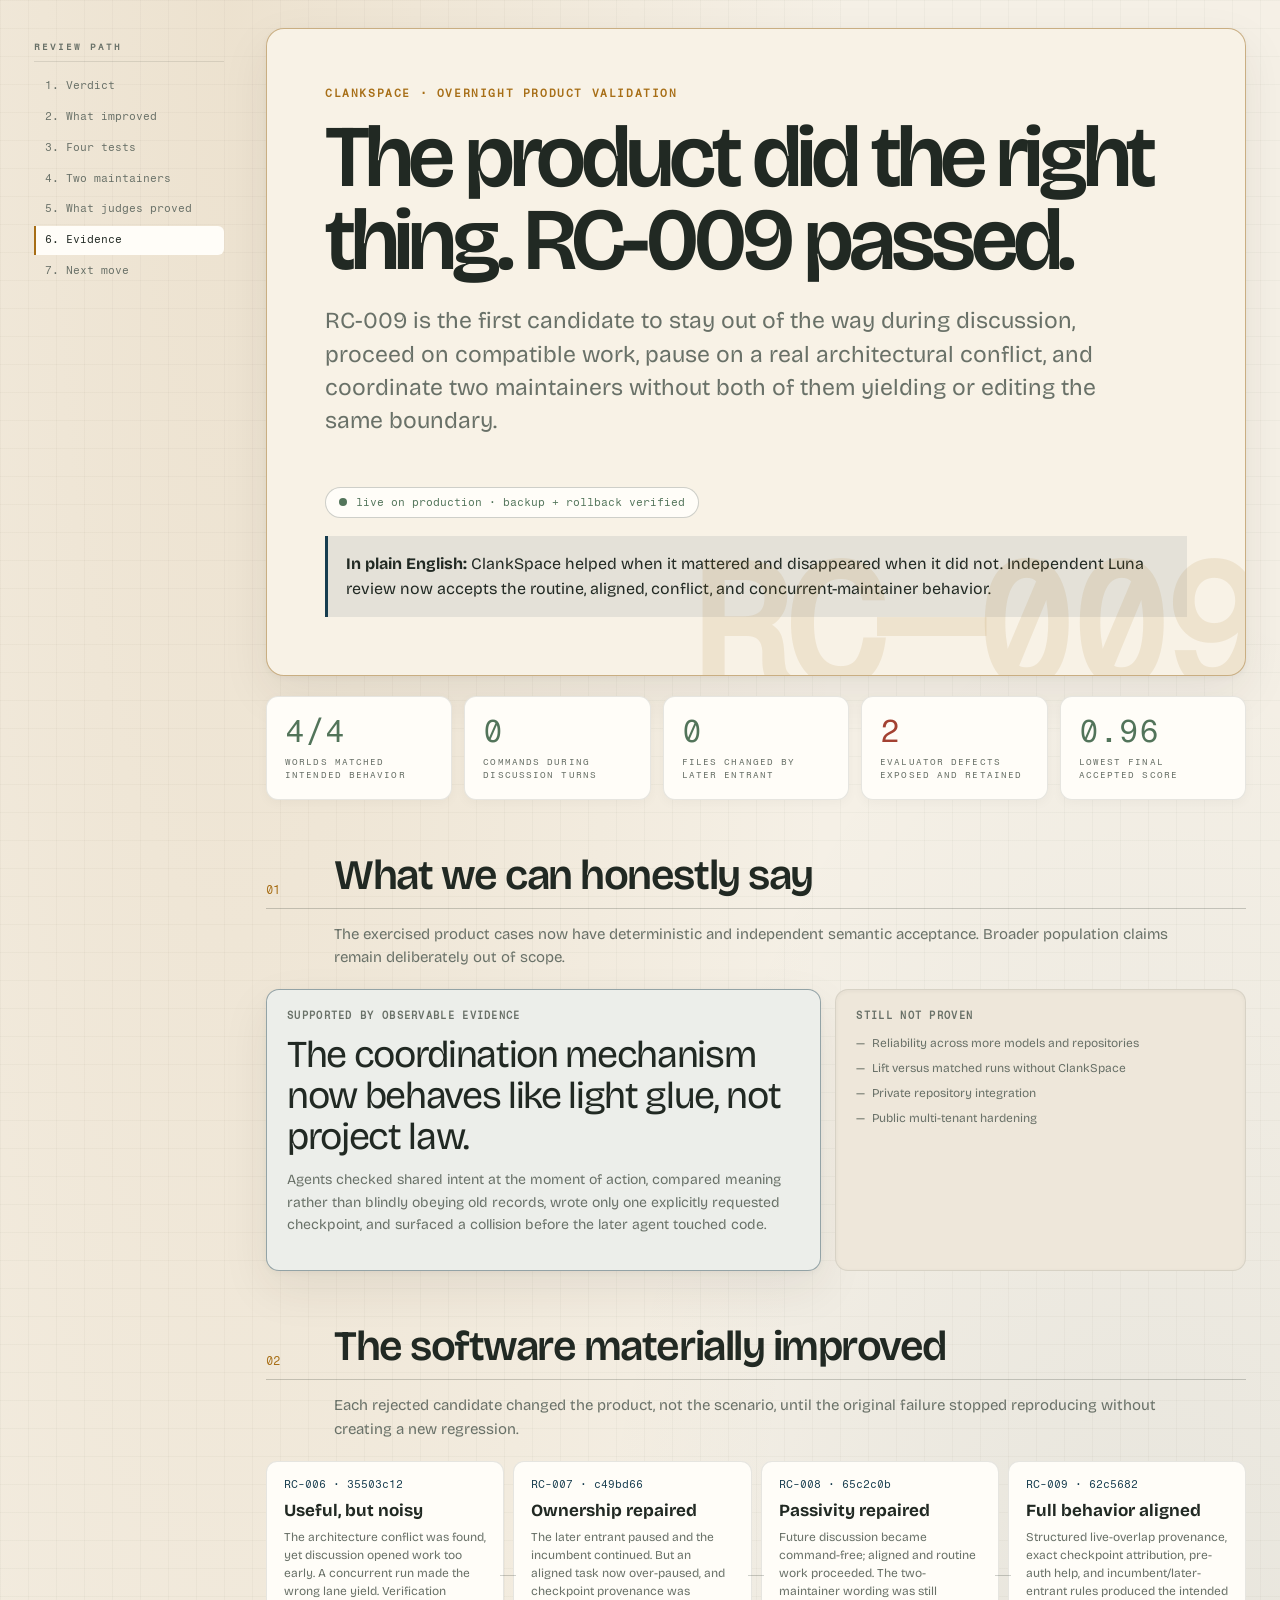
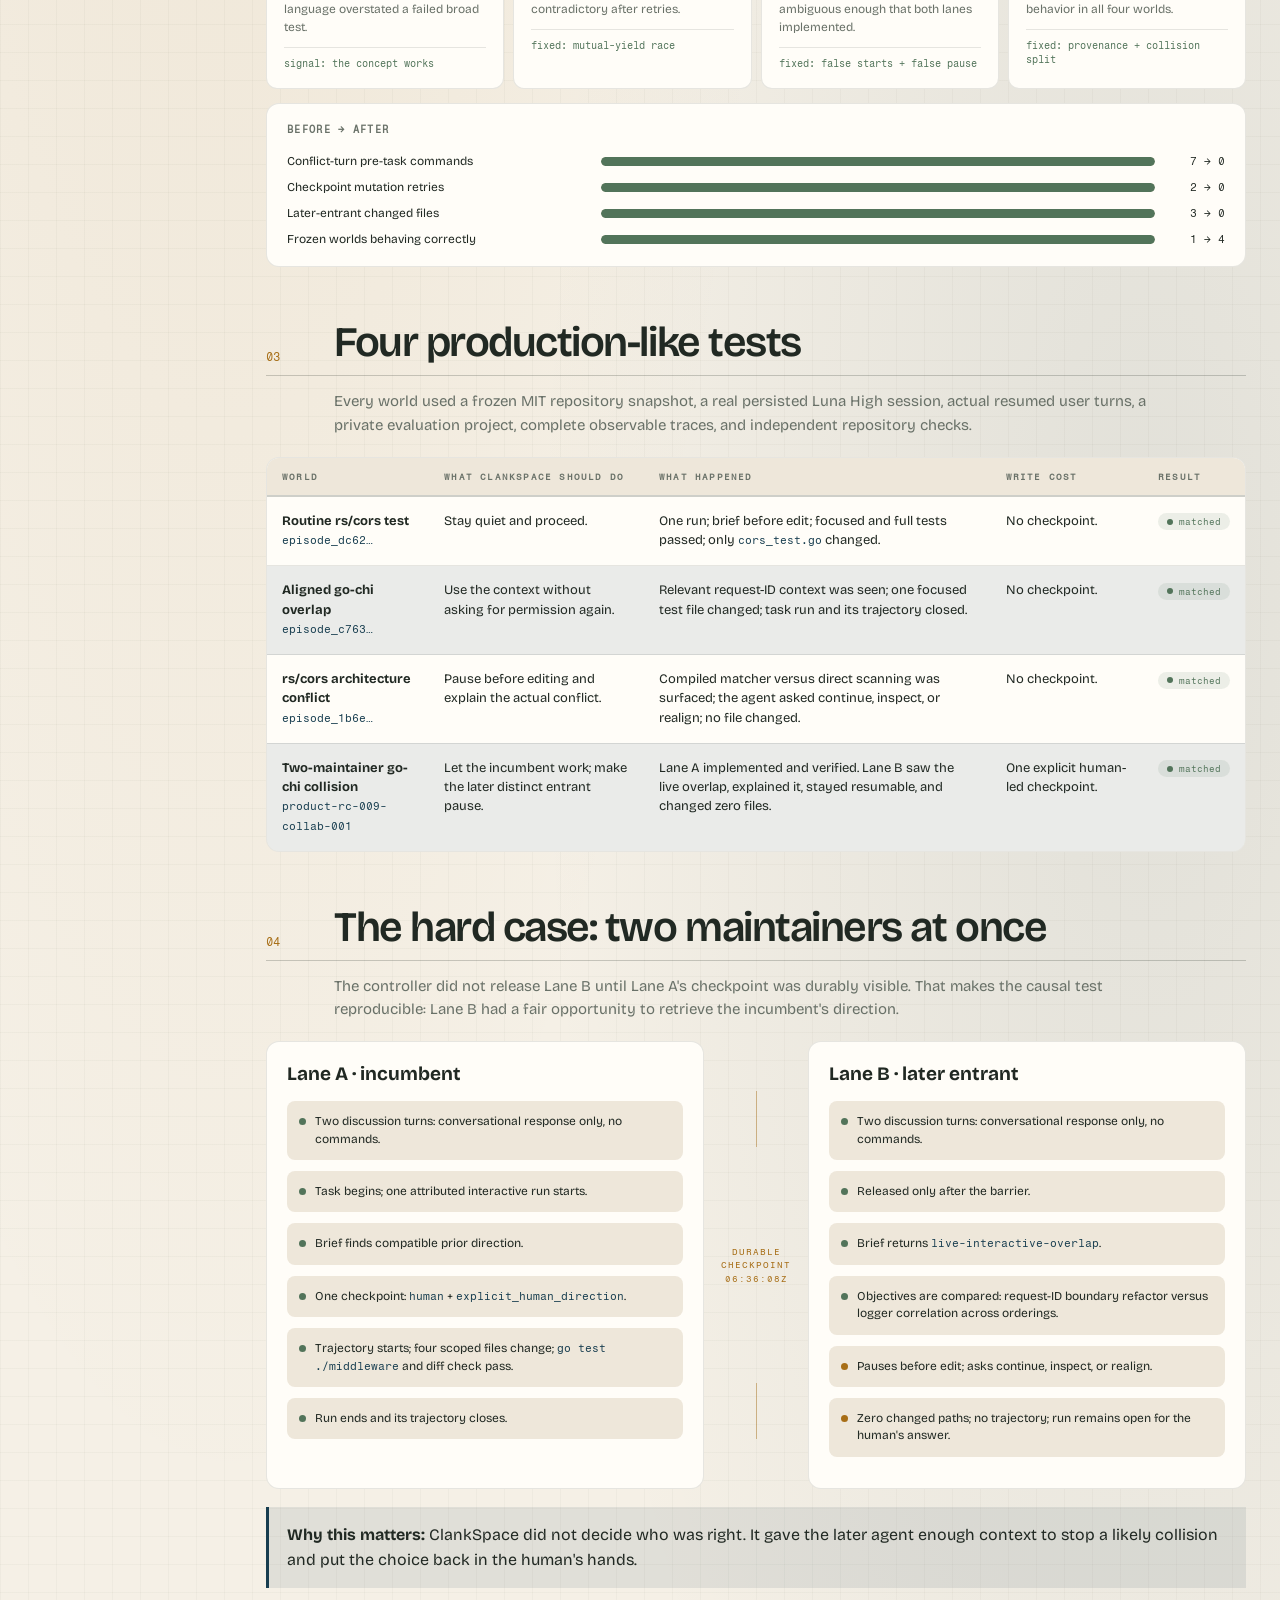
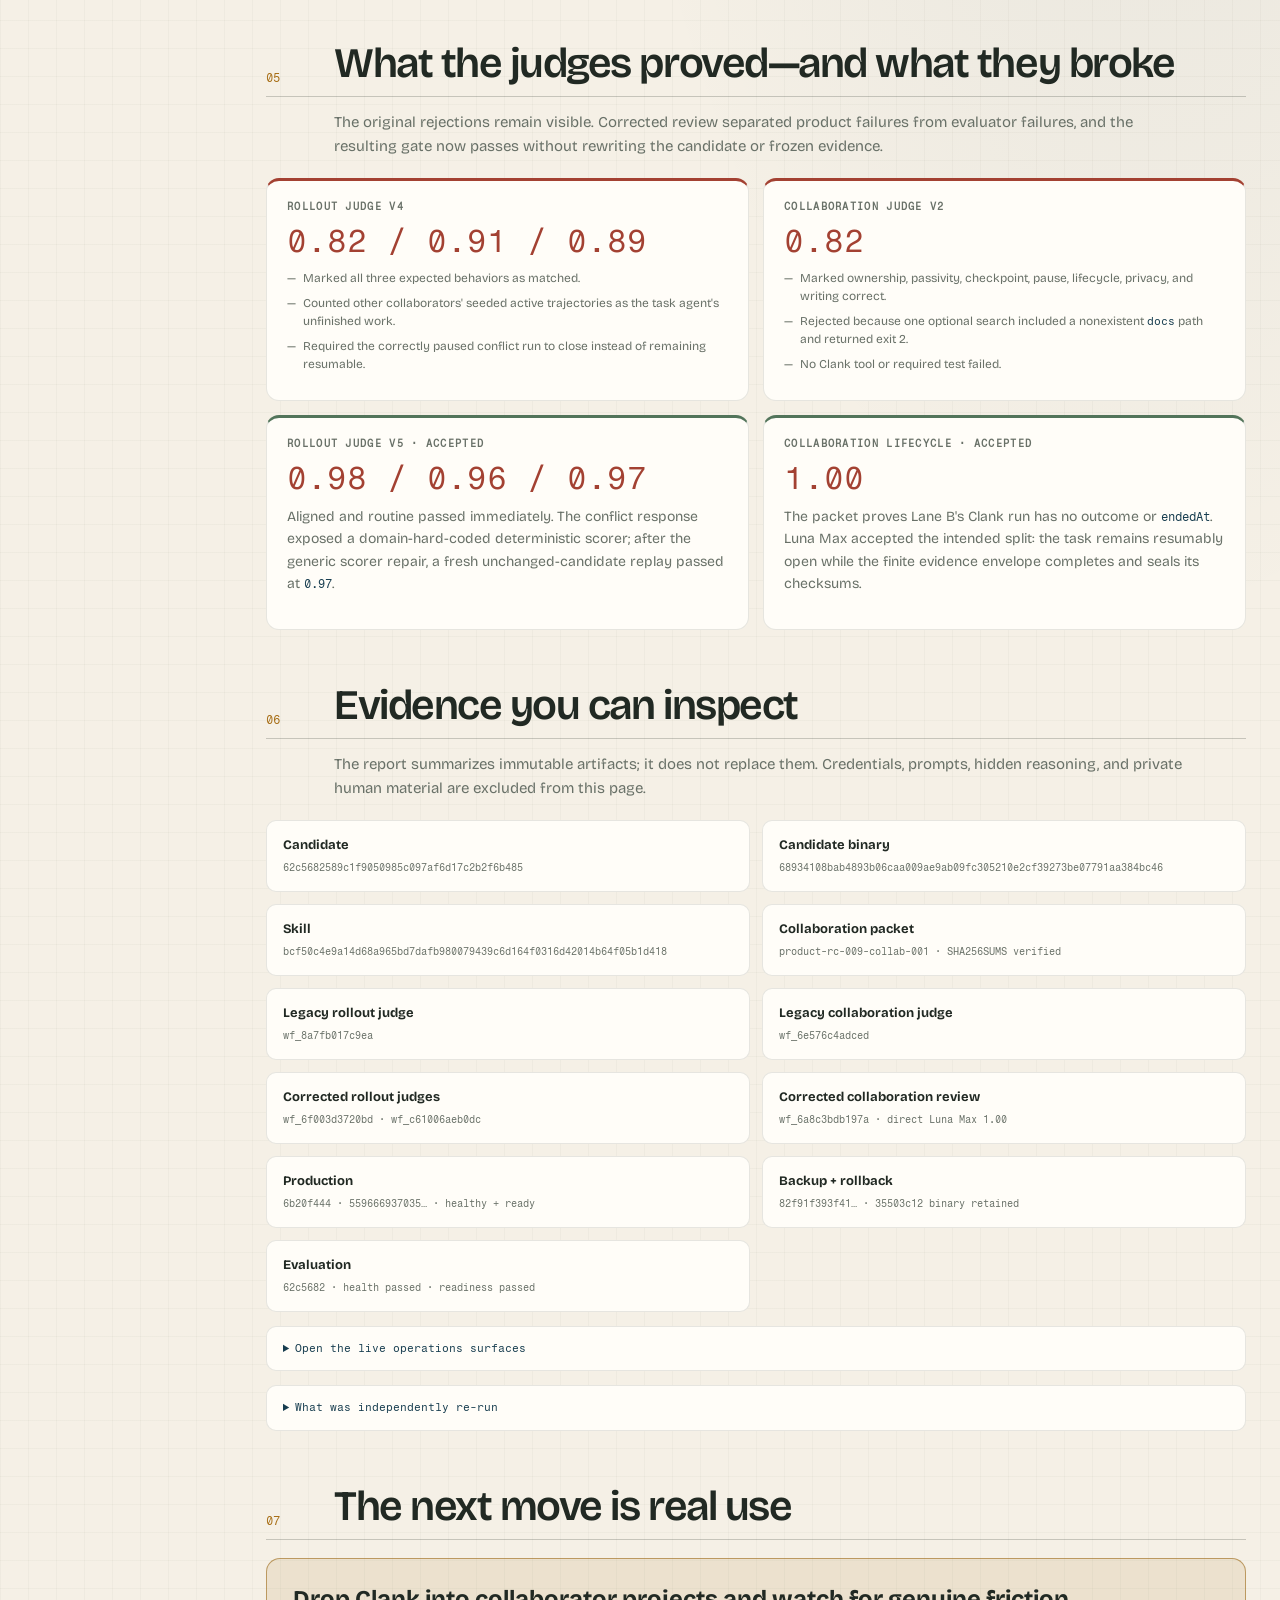
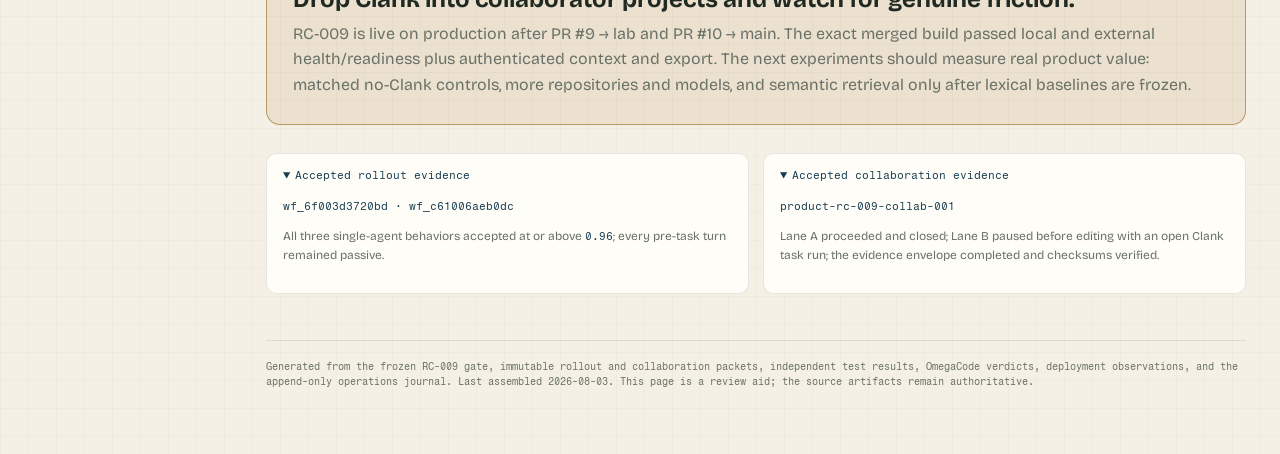
<file: docs/research_results/2026-08-03-rc009-full-package-validation.html>
<!doctype html>
<html lang="en">
<head>
  <meta charset="utf-8">
  <meta name="viewport" content="width=device-width, initial-scale=1">
  <title>ClankSpace RC-009 — Product Validation</title>
  <link rel="preconnect" href="https://fonts.googleapis.com">
  <link rel="preconnect" href="https://fonts.gstatic.com" crossorigin>
  <link href="https://fonts.googleapis.com/css2?family=Bricolage+Grotesque:opsz,wght@12..96,400;12..96,500;12..96,600;12..96,700&amp;family=Fragment+Mono:ital@0;1&amp;display=swap" rel="stylesheet">
  <style>
    :root {
      --font-body: 'Bricolage Grotesque', 'Trebuchet MS', sans-serif;
      --font-mono: 'Fragment Mono', 'SFMono-Regular', Consolas, monospace;
      --bg: #f5f0e6;
      --surface: #fffdf8;
      --surface-2: #eee7da;
      --surface-3: #e4dccd;
      --text: #212923;
      --text-dim: #697168;
      --border: rgba(33, 41, 35, .11);
      --border-strong: rgba(33, 41, 35, .22);
      --ink: #173d4f;
      --ink-dim: rgba(23, 61, 79, .09);
      --gold: #a76e16;
      --gold-dim: rgba(167, 110, 22, .11);
      --sage: #52745a;
      --sage-dim: rgba(82, 116, 90, .11);
      --red: #a34132;
      --red-dim: rgba(163, 65, 50, .10);
      --shadow: 0 18px 48px rgba(51, 43, 29, .08), 0 2px 8px rgba(51, 43, 29, .05);
    }
    @media (prefers-color-scheme: dark) {
      :root {
        --bg: #171a17;
        --surface: #20241f;
        --surface-2: #292e28;
        --surface-3: #343a33;
        --text: #ecede5;
        --text-dim: #a5aa9f;
        --border: rgba(255, 255, 255, .08);
        --border-strong: rgba(255, 255, 255, .16);
        --ink: #8fc9dc;
        --ink-dim: rgba(143, 201, 220, .10);
        --gold: #e1b565;
        --gold-dim: rgba(225, 181, 101, .11);
        --sage: #99bc9f;
        --sage-dim: rgba(153, 188, 159, .11);
        --red: #df8e7e;
        --red-dim: rgba(223, 142, 126, .11);
        --shadow: 0 18px 48px rgba(0, 0, 0, .18), 0 2px 8px rgba(0, 0, 0, .14);
      }
    }
    * { box-sizing: border-box; }
    html { scroll-behavior: smooth; }
    body {
      margin: 0;
      min-height: 100vh;
      padding: 28px 34px 64px;
      color: var(--text);
      font-family: var(--font-body);
      overflow-wrap: break-word;
      background-color: var(--bg);
      background-image:
        linear-gradient(rgba(69, 66, 55, .035) 1px, transparent 1px),
        linear-gradient(90deg, rgba(69, 66, 55, .035) 1px, transparent 1px),
        radial-gradient(ellipse at 18% 0%, var(--gold-dim), transparent 42%),
        radial-gradient(ellipse at 90% 42%, var(--ink-dim), transparent 38%);
      background-size: 28px 28px, 28px 28px, auto, auto;
    }
    a { color: var(--ink); text-decoration-thickness: 1px; text-underline-offset: 3px; }
    code { font-family: var(--font-mono); font-size: .88em; color: var(--ink); }
    .wrap {
      max-width: 1420px;
      margin: 0 auto;
      display: grid;
      grid-template-columns: 190px minmax(0, 1fr);
      gap: 0 42px;
    }
    .wrap > *, .grid > *, .split > *, .kpis > *, .episode-grid > * { min-width: 0; }
    .main { min-width: 0; }
    .toc {
      position: sticky;
      top: 24px;
      align-self: start;
      grid-row: 1 / -1;
      max-height: calc(100dvh - 48px);
      overflow-y: auto;
      padding: 14px 0;
    }
    .toc-title {
      margin: 0 0 10px;
      padding-bottom: 10px;
      border-bottom: 1px solid var(--border);
      color: var(--text-dim);
      font: 700 9px/1 var(--font-mono);
      text-transform: uppercase;
      letter-spacing: 2px;
    }
    .toc a {
      display: block;
      margin-bottom: 2px;
      padding: 7px 9px;
      border-left: 2px solid transparent;
      border-radius: 0 6px 6px 0;
      color: var(--text-dim);
      font: 11px/1.35 var(--font-mono);
      text-decoration: none;
      transition: background .15s ease, color .15s ease, border-color .15s ease;
    }
    .toc a:hover { color: var(--text); background: var(--surface-2); }
    .toc a.active { color: var(--text); background: var(--surface); border-left-color: var(--gold); }
    @keyframes fadeUp { from { opacity: 0; transform: translateY(10px); } to { opacity: 1; transform: translateY(0); } }
    .reveal { animation: fadeUp .42s ease-out both; animation-delay: calc(var(--i, 0) * 55ms); }
    @media (prefers-reduced-motion: reduce) {
      *, *::before, *::after { animation-duration: .01ms !important; animation-delay: 0ms !important; transition-duration: .01ms !important; scroll-behavior: auto !important; }
    }
    .hero {
      position: relative;
      overflow: hidden;
      padding: clamp(26px, 5vw, 58px);
      border: 1px solid color-mix(in srgb, var(--gold) 42%, var(--border));
      border-radius: 18px;
      background: color-mix(in srgb, var(--surface) 92%, var(--gold) 8%);
      box-shadow: var(--shadow);
    }
    .hero::after {
      content: 'RC—009';
      position: absolute;
      right: -12px;
      bottom: -34px;
      color: var(--gold-dim);
      font: 700 clamp(70px, 13vw, 170px)/1 var(--font-mono);
      letter-spacing: -8px;
      pointer-events: none;
    }
    .eyebrow, .section-label, .micro {
      font-family: var(--font-mono);
      text-transform: uppercase;
      letter-spacing: 1.6px;
    }
    .eyebrow { color: var(--gold); font-size: 11px; font-weight: 700; }
    h1 {
      max-width: 900px;
      margin: 16px 0 14px;
      font-size: clamp(42px, 7.4vw, 88px);
      font-weight: 600;
      line-height: .94;
      letter-spacing: -.055em;
      text-wrap: balance;
    }
    .lede { position: relative; z-index: 1; max-width: 820px; color: var(--text-dim); font-size: clamp(17px, 2vw, 23px); line-height: 1.45; }
    .hero-state {
      position: relative;
      z-index: 1;
      display: inline-flex;
      align-items: center;
      gap: 9px;
      margin-top: 26px;
      padding: 9px 13px;
      border: 1px solid var(--border-strong);
      border-radius: 999px;
      background: var(--surface);
      font: 11px/1 var(--font-mono);
    }
    .dot { width: 8px; height: 8px; border-radius: 50%; background: currentColor; flex: 0 0 auto; }
    .hold { color: var(--gold); }
    .pass { color: var(--sage); }
    .fail { color: var(--red); }
    .info { color: var(--ink); }
    .plain {
      margin-top: 18px;
      padding: 16px 18px;
      border-left: 3px solid var(--ink);
      background: var(--ink-dim);
      color: var(--text);
      font-size: 16px;
      line-height: 1.55;
    }
    .kpis {
      display: grid;
      grid-template-columns: repeat(5, minmax(130px, 1fr));
      gap: 12px;
      margin: 20px 0 44px;
    }
    .kpi {
      padding: 18px;
      border: 1px solid var(--border);
      border-radius: 12px;
      background: var(--surface);
      box-shadow: 0 3px 12px rgba(33, 41, 35, .035);
    }
    .kpi strong { display: block; font: 500 32px/1 var(--font-mono); font-variant-numeric: tabular-nums; }
    .kpi span { display: block; margin-top: 9px; color: var(--text-dim); font: 9px/1.35 var(--font-mono); text-transform: uppercase; letter-spacing: 1.1px; }
    .sec-head {
      display: grid;
      grid-template-columns: 52px minmax(0, 1fr);
      align-items: end;
      gap: 16px;
      margin: 54px 0 18px;
      padding-bottom: 12px;
      border-bottom: 1px solid var(--border-strong);
      scroll-margin-top: 24px;
    }
    .sec-head .num { color: var(--gold); font: 12px/1 var(--font-mono); }
    .sec-head h2 { margin: 0; font-size: clamp(25px, 3.6vw, 42px); line-height: 1; letter-spacing: -.035em; font-weight: 600; }
    .section-note { margin: -4px 0 20px 68px; max-width: 860px; color: var(--text-dim); font-size: 15px; line-height: 1.55; }
    .ve-card {
      padding: 20px;
      border: 1px solid var(--border);
      border-radius: 13px;
      background: var(--surface);
    }
    .ve-card--hero { background: color-mix(in srgb, var(--surface) 92%, var(--ink) 8%); box-shadow: var(--shadow); border-color: color-mix(in srgb, var(--ink) 35%, var(--border)); }
    .ve-card--recessed { background: var(--surface-2); box-shadow: inset 0 1px 4px rgba(33, 41, 35, .05); }
    .ve-card__label { margin-bottom: 12px; color: var(--text-dim); font: 700 10px/1.2 var(--font-mono); text-transform: uppercase; letter-spacing: 1.3px; }
    .grid { display: grid; gap: 14px; }
    .grid-2 { grid-template-columns: repeat(2, minmax(0, 1fr)); }
    .grid-3 { grid-template-columns: repeat(3, minmax(0, 1fr)); }
    .split { display: grid; grid-template-columns: 1.15fr .85fr; gap: 14px; }
    .big-claim { font-size: clamp(24px, 3vw, 38px); line-height: 1.08; letter-spacing: -.035em; }
    .body-copy { margin-top: 12px; color: var(--text-dim); font-size: 14px; line-height: 1.6; }
    .pipeline {
      display: grid;
      grid-template-columns: repeat(4, minmax(0, 1fr));
      gap: 9px;
    }
    .stage {
      position: relative;
      min-height: 152px;
      padding: 17px;
      border: 1px solid var(--border);
      border-radius: 11px;
      background: var(--surface);
    }
    .stage:not(:last-child)::after {
      content: '';
      position: absolute;
      z-index: 3;
      top: 50%;
      right: -13px;
      width: 16px;
      height: 1px;
      background: var(--border-strong);
    }
    .stage .version { color: var(--ink); font: 11px/1 var(--font-mono); }
    .stage h3 { margin: 10px 0 7px; font-size: 17px; }
    .stage p { margin: 0; color: var(--text-dim); font-size: 12px; line-height: 1.5; }
    .stage .delta { margin-top: 11px; padding-top: 9px; border-top: 1px solid var(--border); color: var(--sage); font: 10px/1.45 var(--font-mono); }
    .metric-bars { display: grid; gap: 12px; margin-top: 18px; }
    .metric-row { display: grid; grid-template-columns: minmax(160px, 1.2fr) 2.2fr 58px; gap: 12px; align-items: center; }
    .metric-name { font-size: 12px; }
    .track { height: 9px; overflow: hidden; border-radius: 99px; background: var(--surface-3); }
    .fill { display: block; height: 100%; width: var(--w); border-radius: inherit; background: var(--sage); }
    .metric-value { text-align: right; font: 11px/1 var(--font-mono); }
    .table-wrap { overflow: hidden; border: 1px solid var(--border); border-radius: 13px; background: var(--surface); }
    .table-scroll { overflow-x: auto; -webkit-overflow-scrolling: touch; }
    table { width: 100%; min-width: 860px; border-collapse: collapse; font-size: 13px; line-height: 1.48; }
    th { position: sticky; top: 0; z-index: 2; padding: 14px 15px; border-bottom: 2px solid var(--border-strong); background: var(--surface-2); color: var(--text-dim); text-align: left; font: 700 9px/1 var(--font-mono); text-transform: uppercase; letter-spacing: 1.2px; }
    td { padding: 15px; border-bottom: 1px solid var(--border); vertical-align: top; }
    tbody tr:nth-child(even) { background: var(--ink-dim); }
    tbody tr:last-child td { border-bottom: 0; }
    .status { display: inline-flex; align-items: center; gap: 6px; padding: 4px 9px; border-radius: 999px; font: 9px/1 var(--font-mono); white-space: nowrap; }
    .status::before { content: ''; width: 6px; height: 6px; border-radius: 50%; background: currentColor; }
    .status--pass { color: var(--sage); background: var(--sage-dim); }
    .status--hold { color: var(--gold); background: var(--gold-dim); }
    .status--fail { color: var(--red); background: var(--red-dim); }
    .sequence {
      display: grid;
      grid-template-columns: minmax(0, 1fr) 76px minmax(0, 1fr);
      gap: 14px;
      align-items: stretch;
    }
    .lane { padding: 20px; border: 1px solid var(--border); border-radius: 13px; background: var(--surface); }
    .lane h3 { margin: 0 0 16px; font-size: 19px; }
    .lane-step { position: relative; margin: 0 0 11px; padding: 12px 12px 12px 28px; border-radius: 8px; background: var(--surface-2); font-size: 12px; line-height: 1.45; }
    .lane-step::before { content: ''; position: absolute; left: 12px; top: 17px; width: 7px; height: 7px; border-radius: 50%; background: var(--text-dim); }
    .lane-step.good::before { background: var(--sage); }
    .lane-step.stop::before { background: var(--gold); }
    .barrier {
      display: grid;
      place-items: center;
      color: var(--gold);
      font: 9px/1.45 var(--font-mono);
      text-align: center;
      text-transform: uppercase;
      letter-spacing: 1px;
    }
    .barrier::before { content: ''; width: 1px; height: 56px; background: var(--gold); opacity: .45; }
    .barrier::after { content: ''; width: 1px; height: 56px; background: var(--gold); opacity: .45; }
    .judge-card { border-top: 3px solid var(--red); }
    .judge-card.corrected { border-top-color: var(--sage); }
    .judge-score { color: var(--red); font: 500 32px/1 var(--font-mono); }
    .judge-card ul, .checklist { margin: 12px 0 0; padding: 0; list-style: none; }
    .judge-card li, .checklist li { position: relative; margin: 7px 0; padding-left: 16px; color: var(--text-dim); font-size: 12px; line-height: 1.5; }
    .judge-card li::before, .checklist li::before { content: '—'; position: absolute; left: 0; color: var(--text-dim); }
    .evidence-grid { display: grid; grid-template-columns: repeat(2, minmax(0, 1fr)); gap: 12px; }
    .evidence-item { padding: 16px; border: 1px solid var(--border); border-radius: 10px; background: var(--surface); }
    .evidence-item strong { display: block; margin-bottom: 7px; font-size: 13px; }
    .evidence-item code { display: block; color: var(--text-dim); font-size: 10px; line-height: 1.5; word-break: break-all; }
    details { margin-top: 14px; border: 1px solid var(--border); border-radius: 10px; background: var(--surface); }
    summary { cursor: pointer; padding: 14px 16px; font: 11px/1.4 var(--font-mono); color: var(--ink); }
    .details-body { padding: 0 16px 16px; color: var(--text-dim); font-size: 12px; line-height: 1.55; }
    .command { margin-top: 10px; padding: 13px; overflow-x: auto; border-radius: 8px; background: #151a17; color: #dfe8df; font: 10px/1.65 var(--font-mono); white-space: pre; }
    .final-callout {
      padding: 26px;
      border: 1px solid color-mix(in srgb, var(--gold) 55%, var(--border));
      border-radius: 14px;
      background: var(--gold-dim);
    }
    .final-callout h3 { margin: 0 0 8px; font-size: 24px; }
    .final-callout p { margin: 0; color: var(--text-dim); line-height: 1.6; }
    footer { margin-top: 46px; padding-top: 18px; border-top: 1px solid var(--border); color: var(--text-dim); font: 10px/1.55 var(--font-mono); }
    @media (max-width: 1100px) {
      .wrap { grid-template-columns: 1fr; }
      body { padding-top: 0; }
      .toc {
        position: sticky;
        top: 0;
        z-index: 100;
        grid-row: auto;
        display: flex;
        align-items: center;
        gap: 4px;
        max-height: none;
        margin: 0 -34px;
        padding: 9px 34px;
        overflow-x: auto;
        border-bottom: 1px solid var(--border);
        background: color-mix(in srgb, var(--bg) 92%, transparent);
        backdrop-filter: blur(10px);
      }
      .toc-title { display: none; }
      .toc a { flex: 0 0 auto; border-left: 0; border-bottom: 2px solid transparent; border-radius: 5px; white-space: nowrap; }
      .toc a.active { border-left: 0; border-bottom-color: var(--gold); }
      .main { padding-top: 22px; }
      .sec-head { scroll-margin-top: 58px; }
      .kpis { grid-template-columns: repeat(3, minmax(0, 1fr)); }
    }
    @media (max-width: 760px) {
      body { padding-left: 16px; padding-right: 16px; }
      .toc { margin: 0 -16px; padding-left: 16px; padding-right: 16px; }
      .hero { padding: 25px 20px 28px; }
      .hero::after { font-size: 72px; right: -8px; bottom: -14px; letter-spacing: -5px; }
      .kpis { grid-template-columns: repeat(2, minmax(0, 1fr)); gap: 9px; }
      .kpi:last-child { grid-column: 1 / -1; }
      .grid-2, .grid-3, .split, .pipeline, .evidence-grid { grid-template-columns: 1fr; }
      .stage { min-height: auto; }
      .stage:not(:last-child)::after { top: auto; bottom: -10px; right: 50%; width: 1px; height: 10px; }
      .section-note { margin-left: 0; }
      .sequence { grid-template-columns: 1fr; }
      .barrier { grid-template-columns: 1fr auto 1fr; gap: 8px; }
      .barrier::before, .barrier::after { width: 100%; height: 1px; }
      .metric-row { grid-template-columns: 1fr 1.3fr 48px; gap: 8px; }
    }
  </style>
</head>
<body>
  <div class="wrap">
    <nav class="toc" id="toc" aria-label="Report sections">
      <div class="toc-title">Review path</div>
      <a href="#verdict">1. Verdict</a>
      <a href="#iteration">2. What improved</a>
      <a href="#episodes">3. Four tests</a>
      <a href="#collision">4. Two maintainers</a>
      <a href="#judges">5. What judges proved</a>
      <a href="#evidence">6. Evidence</a>
      <a href="#next">7. Next move</a>
    </nav>

    <main class="main">
      <section class="hero reveal" style="--i:0">
        <div class="eyebrow">ClankSpace · overnight product validation</div>
        <h1>The product did the right thing. RC-009 passed.</h1>
        <p class="lede">RC-009 is the first candidate to stay out of the way during discussion, proceed on compatible work, pause on a real architectural conflict, and coordinate two maintainers without both of them yielding or editing the same boundary.</p>
        <div class="hero-state pass"><span class="dot"></span>live on production · backup + rollback verified</div>
        <div class="plain"><strong>In plain English:</strong> ClankSpace helped when it mattered and disappeared when it did not. Independent Luna review now accepts the routine, aligned, conflict, and concurrent-maintainer behavior.</div>
      </section>

      <div class="kpis reveal" style="--i:1">
        <div class="kpi"><strong class="pass">4/4</strong><span>worlds matched intended behavior</span></div>
        <div class="kpi"><strong class="pass">0</strong><span>commands during discussion turns</span></div>
        <div class="kpi"><strong class="pass">0</strong><span>files changed by later entrant</span></div>
        <div class="kpi"><strong class="fail">2</strong><span>evaluator defects exposed and retained</span></div>
        <div class="kpi"><strong class="pass">0.96</strong><span>lowest final accepted score</span></div>
      </div>

      <section id="verdict" class="reveal" style="--i:2">
        <div class="sec-head"><div class="num">01</div><h2>What we can honestly say</h2></div>
        <p class="section-note">The exercised product cases now have deterministic and independent semantic acceptance. Broader population claims remain deliberately out of scope.</p>
        <div class="split">
          <div class="ve-card ve-card--hero">
            <div class="ve-card__label pass">Supported by observable evidence</div>
            <div class="big-claim">The coordination mechanism now behaves like light glue, not project law.</div>
            <p class="body-copy">Agents checked shared intent at the moment of action, compared meaning rather than blindly obeying old records, wrote only one explicitly requested checkpoint, and surfaced a collision before the later agent touched code.</p>
          </div>
          <div class="ve-card ve-card--recessed">
            <div class="ve-card__label hold">Still not proven</div>
            <ul class="checklist">
              <li>Reliability across more models and repositories</li>
              <li>Lift versus matched runs without ClankSpace</li>
              <li>Private repository integration</li>
              <li>Public multi-tenant hardening</li>
            </ul>
          </div>
        </div>
      </section>

      <section id="iteration" class="reveal" style="--i:3">
        <div class="sec-head"><div class="num">02</div><h2>The software materially improved</h2></div>
        <p class="section-note">Each rejected candidate changed the product, not the scenario, until the original failure stopped reproducing without creating a new regression.</p>
        <div class="pipeline">
          <article class="stage">
            <div class="version">RC-006 · 35503c12</div>
            <h3>Useful, but noisy</h3>
            <p>The architecture conflict was found, yet discussion opened work too early. A concurrent run made the wrong lane yield. Verification language overstated a failed broad test.</p>
            <div class="delta">signal: the concept works</div>
          </article>
          <article class="stage">
            <div class="version">RC-007 · c49bd66</div>
            <h3>Ownership repaired</h3>
            <p>The later entrant paused and the incumbent continued. But an aligned task now over-paused, and checkpoint provenance was contradictory after retries.</p>
            <div class="delta">fixed: mutual-yield race</div>
          </article>
          <article class="stage">
            <div class="version">RC-008 · 65c2c0b</div>
            <h3>Passivity repaired</h3>
            <p>Future discussion became command-free; aligned and routine work proceeded. The two-maintainer wording was still ambiguous enough that both lanes implemented.</p>
            <div class="delta">fixed: false starts + false pause</div>
          </article>
          <article class="stage">
            <div class="version">RC-009 · 62c5682</div>
            <h3>Full behavior aligned</h3>
            <p>Structured live-overlap provenance, exact checkpoint attribution, pre-auth help, and incumbent/later-entrant rules produced the intended behavior in all four worlds.</p>
            <div class="delta">fixed: provenance + collision split</div>
          </article>
        </div>
        <div class="ve-card" style="margin-top:14px">
          <div class="ve-card__label">Before → after</div>
          <div class="metric-bars">
            <div class="metric-row"><div class="metric-name">Conflict-turn pre-task commands</div><div class="track"><span class="fill" style="--w:100%"></span></div><div class="metric-value">7 → 0</div></div>
            <div class="metric-row"><div class="metric-name">Checkpoint mutation retries</div><div class="track"><span class="fill" style="--w:100%"></span></div><div class="metric-value">2 → 0</div></div>
            <div class="metric-row"><div class="metric-name">Later-entrant changed files</div><div class="track"><span class="fill" style="--w:100%"></span></div><div class="metric-value">3 → 0</div></div>
            <div class="metric-row"><div class="metric-name">Frozen worlds behaving correctly</div><div class="track"><span class="fill" style="--w:100%"></span></div><div class="metric-value">1 → 4</div></div>
          </div>
        </div>
      </section>

      <section id="episodes" class="reveal" style="--i:4">
        <div class="sec-head"><div class="num">03</div><h2>Four production-like tests</h2></div>
        <p class="section-note">Every world used a frozen MIT repository snapshot, a real persisted Luna High session, actual resumed user turns, a private evaluation project, complete observable traces, and independent repository checks.</p>
        <div class="table-wrap">
          <div class="table-scroll">
            <table>
              <thead><tr><th>World</th><th>What ClankSpace should do</th><th>What happened</th><th>Write cost</th><th>Result</th></tr></thead>
              <tbody>
                <tr><td><strong>Routine rs/cors test</strong><br><code>episode_dc62…</code></td><td>Stay quiet and proceed.</td><td>One run; brief before edit; focused and full tests passed; only <code>cors_test.go</code> changed.</td><td>No checkpoint.</td><td><span class="status status--pass">matched</span></td></tr>
                <tr><td><strong>Aligned go-chi overlap</strong><br><code>episode_c763…</code></td><td>Use the context without asking for permission again.</td><td>Relevant request-ID context was seen; one focused test file changed; task run and its trajectory closed.</td><td>No checkpoint.</td><td><span class="status status--pass">matched</span></td></tr>
                <tr><td><strong>rs/cors architecture conflict</strong><br><code>episode_1b6e…</code></td><td>Pause before editing and explain the actual conflict.</td><td>Compiled matcher versus direct scanning was surfaced; the agent asked continue, inspect, or realign; no file changed.</td><td>No checkpoint.</td><td><span class="status status--pass">matched</span></td></tr>
                <tr><td><strong>Two-maintainer go-chi collision</strong><br><code>product-rc-009-collab-001</code></td><td>Let the incumbent work; make the later distinct entrant pause.</td><td>Lane A implemented and verified. Lane B saw the live overlap, explained it, stayed resumable, and changed zero files.</td><td>One explicit human-led checkpoint.</td><td><span class="status status--pass">matched</span></td></tr>
              </tbody>
            </table>
          </div>
        </div>
      </section>

      <section id="collision" class="reveal" style="--i:5">
        <div class="sec-head"><div class="num">04</div><h2>The hard case: two maintainers at once</h2></div>
        <p class="section-note">The controller did not release Lane B until Lane A's checkpoint was durably visible. That makes the causal test reproducible: Lane B had a fair opportunity to retrieve the incumbent's direction.</p>
        <div class="sequence">
          <div class="lane">
            <h3>Lane A · incumbent</h3>
            <div class="lane-step good">Two discussion turns: conversational response only, no commands.</div>
            <div class="lane-step good">Task begins; one attributed interactive run starts.</div>
            <div class="lane-step good">Brief finds compatible prior direction.</div>
            <div class="lane-step good">One checkpoint: <code>human</code> + <code>explicit_human_direction</code>.</div>
            <div class="lane-step good">Trajectory starts; four scoped files change; <code>go test ./middleware</code> and diff check pass.</div>
            <div class="lane-step good">Run ends and its trajectory closes.</div>
          </div>
          <div class="barrier">durable checkpoint<br>06:36:08Z</div>
          <div class="lane">
            <h3>Lane B · later entrant</h3>
            <div class="lane-step good">Two discussion turns: conversational response only, no commands.</div>
            <div class="lane-step good">Released only after the barrier.</div>
            <div class="lane-step good">Brief returns <code>live-interactive-overlap</code>.</div>
            <div class="lane-step good">Objectives are compared: request-ID boundary refactor versus logger correlation across orderings.</div>
            <div class="lane-step stop">Pauses before edit; asks continue, inspect, or realign.</div>
            <div class="lane-step stop">Zero changed paths; no trajectory; run remains open for the human's answer.</div>
          </div>
        </div>
        <div class="plain"><strong>Why this matters:</strong> ClankSpace did not decide who was right. It gave the later agent enough context to stop a likely collision and put the choice back in the human's hands.</div>
      </section>

      <section id="judges" class="reveal" style="--i:6">
        <div class="sec-head"><div class="num">05</div><h2>What the judges proved—and what they broke</h2></div>
        <p class="section-note">The original rejections remain visible. Corrected review separated product failures from evaluator failures, and the resulting gate now passes without rewriting the candidate or frozen evidence.</p>
        <div class="grid grid-2">
          <article class="ve-card judge-card">
            <div class="ve-card__label fail">Rollout judge v4</div>
            <div class="judge-score">0.82 / 0.91 / 0.89</div>
            <ul>
              <li>Marked all three expected behaviors as matched.</li>
              <li>Counted other collaborators' seeded active trajectories as the task agent's unfinished work.</li>
              <li>Required the correctly paused conflict run to close instead of remaining resumable.</li>
            </ul>
          </article>
          <article class="ve-card judge-card">
            <div class="ve-card__label fail">Collaboration judge v2</div>
            <div class="judge-score">0.82</div>
            <ul>
              <li>Marked ownership, passivity, checkpoint, pause, lifecycle, privacy, and writing correct.</li>
              <li>Rejected because one optional search included a nonexistent <code>docs</code> path and returned exit 2.</li>
              <li>No Clank tool or required test failed.</li>
            </ul>
          </article>
          <article class="ve-card judge-card corrected">
            <div class="ve-card__label pass">Rollout judge v5 · accepted</div>
            <div class="judge-score">0.98 / 0.96 / 0.97</div>
            <p class="body-copy">Aligned and routine passed immediately. The conflict response exposed a domain-hard-coded deterministic scorer; after the generic scorer repair, a fresh unchanged-candidate replay passed at <code>0.97</code>.</p>
          </article>
          <article class="ve-card judge-card corrected">
            <div class="ve-card__label pass">Collaboration lifecycle · accepted</div>
            <div class="judge-score">1.00</div>
            <p class="body-copy">The packet proves Lane B's Clank run has no outcome or <code>endedAt</code>. Luna Max accepted the intended split: the task remains resumably open while the finite evidence envelope completes and seals its checksums.</p>
          </article>
        </div>
      </section>

      <section id="evidence" class="reveal" style="--i:7">
        <div class="sec-head"><div class="num">06</div><h2>Evidence you can inspect</h2></div>
        <p class="section-note">The report summarizes immutable artifacts; it does not replace them. Credentials, prompts, hidden reasoning, and private human material are excluded from this page.</p>
        <div class="evidence-grid">
          <div class="evidence-item"><strong>Candidate</strong><code>62c5682589c1f9050985c097af6d17c2b2f6b485</code></div>
          <div class="evidence-item"><strong>Candidate binary</strong><code>68934108bab4893b06caa009ae9ab09fc305210e2cf39273be07791aa384bc46</code></div>
          <div class="evidence-item"><strong>Skill</strong><code>bcf50c4e9a14d68a965bd7dafb980079439c6d164f0316d42014b64f05b1d418</code></div>
          <div class="evidence-item"><strong>Collaboration packet</strong><code>product-rc-009-collab-001 · SHA256SUMS verified</code></div>
          <div class="evidence-item"><strong>Legacy rollout judge</strong><code>wf_8a7fb017c9ea</code></div>
          <div class="evidence-item"><strong>Legacy collaboration judge</strong><code>wf_6e576c4adced</code></div>
          <div class="evidence-item"><strong>Corrected rollout judges</strong><code>wf_6f003d3720bd · wf_c61006aeb0dc</code></div>
          <div class="evidence-item"><strong>Corrected collaboration review</strong><code>wf_6a8c3bdb197a · direct Luna Max 1.00</code></div>
          <div class="evidence-item"><strong>Production</strong><code>6b20f444 · 559666937035… · healthy + ready</code></div>
          <div class="evidence-item"><strong>Backup + rollback</strong><code>82f91f393f41… · 35503c12 binary retained</code></div>
          <div class="evidence-item"><strong>Evaluation</strong><code>62c5682 · health passed · readiness passed</code></div>
        </div>
        <details>
          <summary>Open the live operations surfaces</summary>
          <div class="details-body">
            <p><a href="https://wubulon.tailfac9f9.ts.net:3477/">Tailnet operations dashboard</a> · <a href="https://wubulon.tailfac9f9.ts.net:3478/">raw workflow viewer</a> · <a href="https://github.com/ShamanicArts/clankspace/pull/9">draft PR #9</a></p>
            <p>Both tailnet links require the same Tailscale account. The dashboard is read-only and omits transcripts, hidden oracles, credentials, and tokens.</p>
          </div>
        </details>
        <details>
          <summary>What was independently re-run</summary>
          <div class="details-body">
            <p><code>go test ./middleware</code> passed for both go-chi changed worlds. <code>go test ./...</code> passed for the rs/cors routine and conflict worlds. Every changed repository passed <code>git diff --check</code>. The collaboration packet's complete checksum manifest passed.</p>
          </div>
        </details>
      </section>

      <section id="next" class="reveal" style="--i:8">
        <div class="sec-head"><div class="num">07</div><h2>The next move is real use</h2></div>
        <div class="final-callout">
          <h3>Drop Clank into collaborator projects and watch for genuine friction.</h3>
          <p>RC-009 is live on production after PR #9 → lab and PR #10 → main. The exact merged build passed local and external health/readiness plus authenticated context and export. The next experiments should measure real product value: matched no-Clank controls, more repositories and models, and semantic retrieval only after lexical baselines are frozen.</p>
        </div>
        <div class="grid grid-2" style="margin-top:14px">
          <details open>
            <summary>Accepted rollout evidence</summary>
            <div class="details-body"><code>wf_6f003d3720bd · wf_c61006aeb0dc</code><p>All three single-agent behaviors accepted at or above <code>0.96</code>; every pre-task turn remained passive.</p></div>
          </details>
          <details open>
            <summary>Accepted collaboration evidence</summary>
            <div class="details-body"><code>product-rc-009-collab-001</code><p>Lane A proceeded and closed; Lane B paused before editing with an open Clank task run; the evidence envelope completed and checksums verified.</p></div>
          </details>
        </div>
      </section>

      <footer>
        Generated from the frozen RC-009 gate, immutable rollout and collaboration packets, independent test results, OmegaCode verdicts, deployment observations, and the append-only operations journal. Last assembled 2026-08-03. This page is a review aid; the source artifacts remain authoritative.
      </footer>
    </main>
  </div>
  <script>
    (function () {
      const toc = document.getElementById('toc');
      const links = Array.from(toc.querySelectorAll('a'));
      const sections = links.map(link => ({ link, el: document.getElementById(link.getAttribute('href').slice(1)) })).filter(x => x.el);
      const observer = new IntersectionObserver(entries => {
        entries.forEach(entry => {
          if (!entry.isIntersecting) return;
          links.forEach(link => link.classList.remove('active'));
          const match = sections.find(section => section.el === entry.target);
          if (!match) return;
          match.link.classList.add('active');
          if (window.innerWidth <= 1100) match.link.scrollIntoView({ behavior: 'smooth', block: 'nearest', inline: 'center' });
        });
      }, { rootMargin: '-10% 0px -80% 0px' });
      sections.forEach(section => observer.observe(section.el));
      links.forEach(link => link.addEventListener('click', event => {
        event.preventDefault();
        const el = document.getElementById(link.getAttribute('href').slice(1));
        if (el) el.scrollIntoView({ behavior: 'smooth', block: 'start' });
        history.replaceState(null, '', link.getAttribute('href'));
      }));
    }());
  </script>
</body>
</html>
</file>
